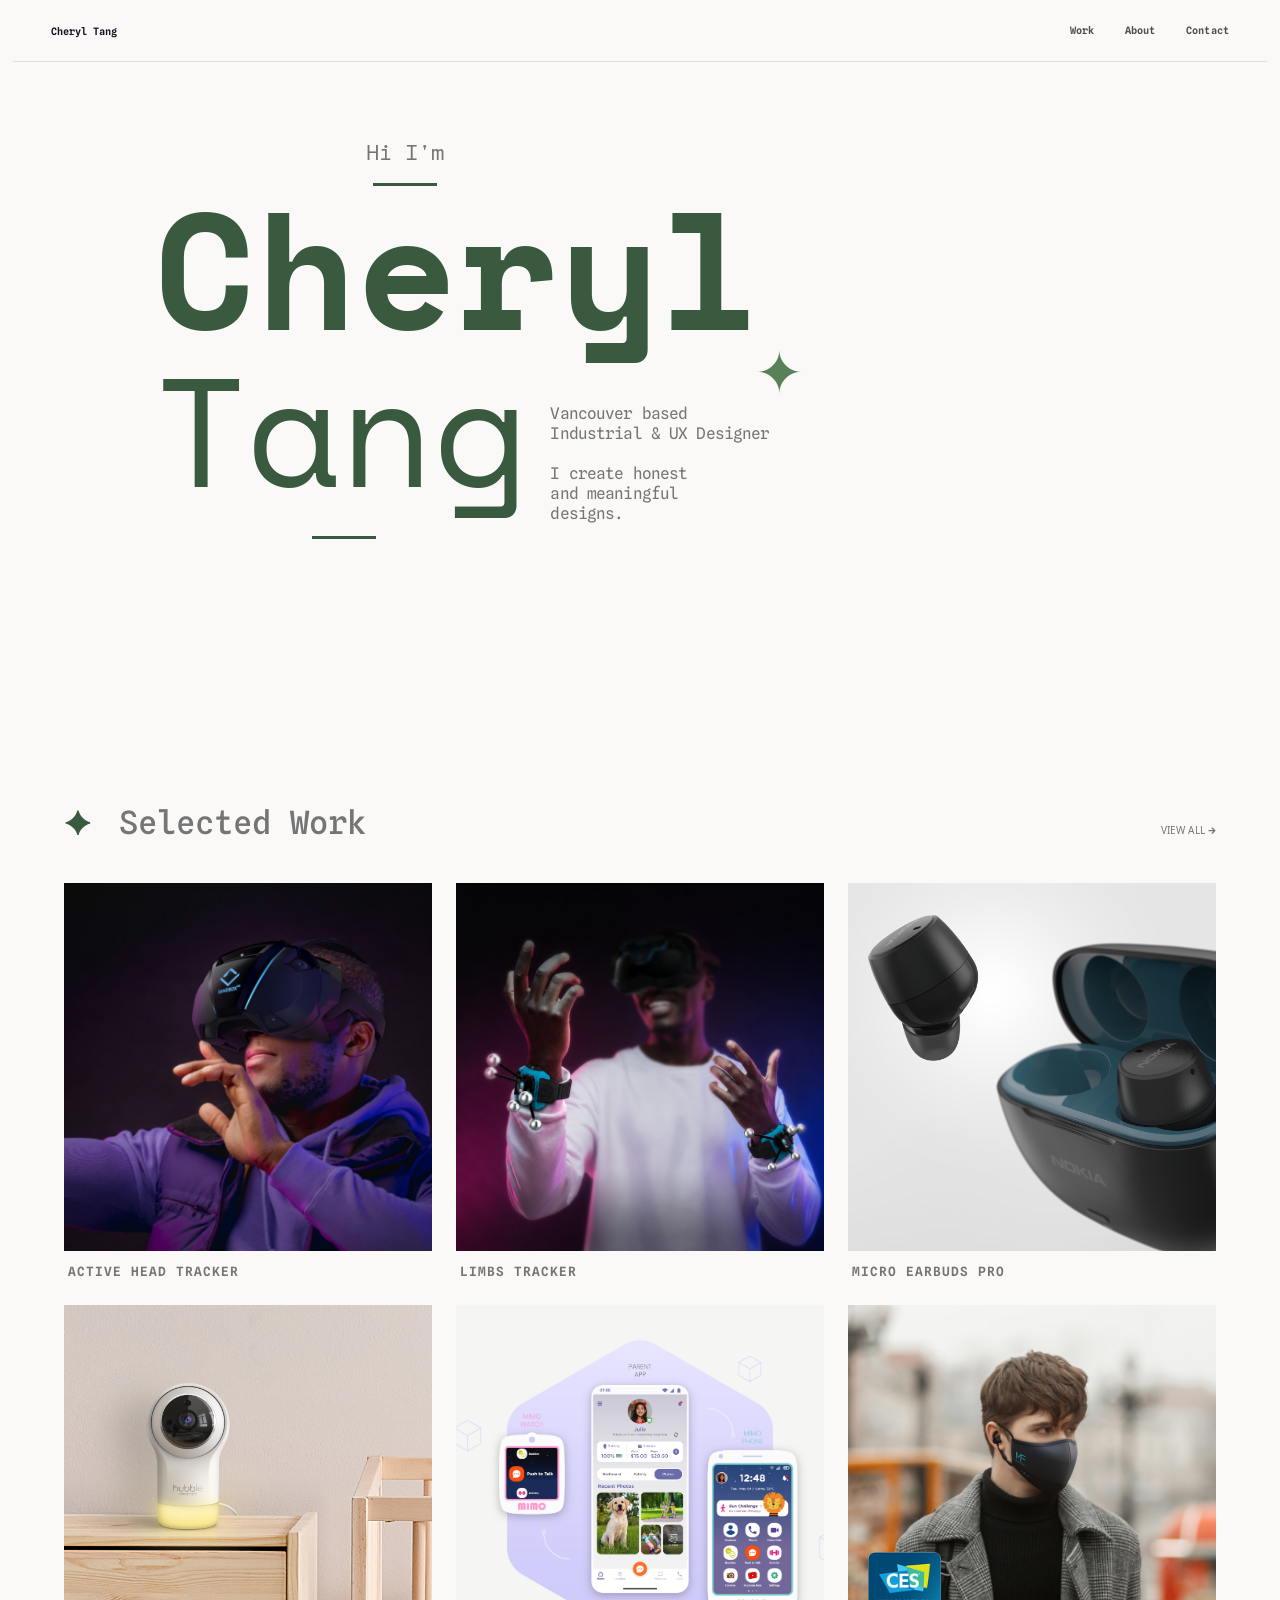
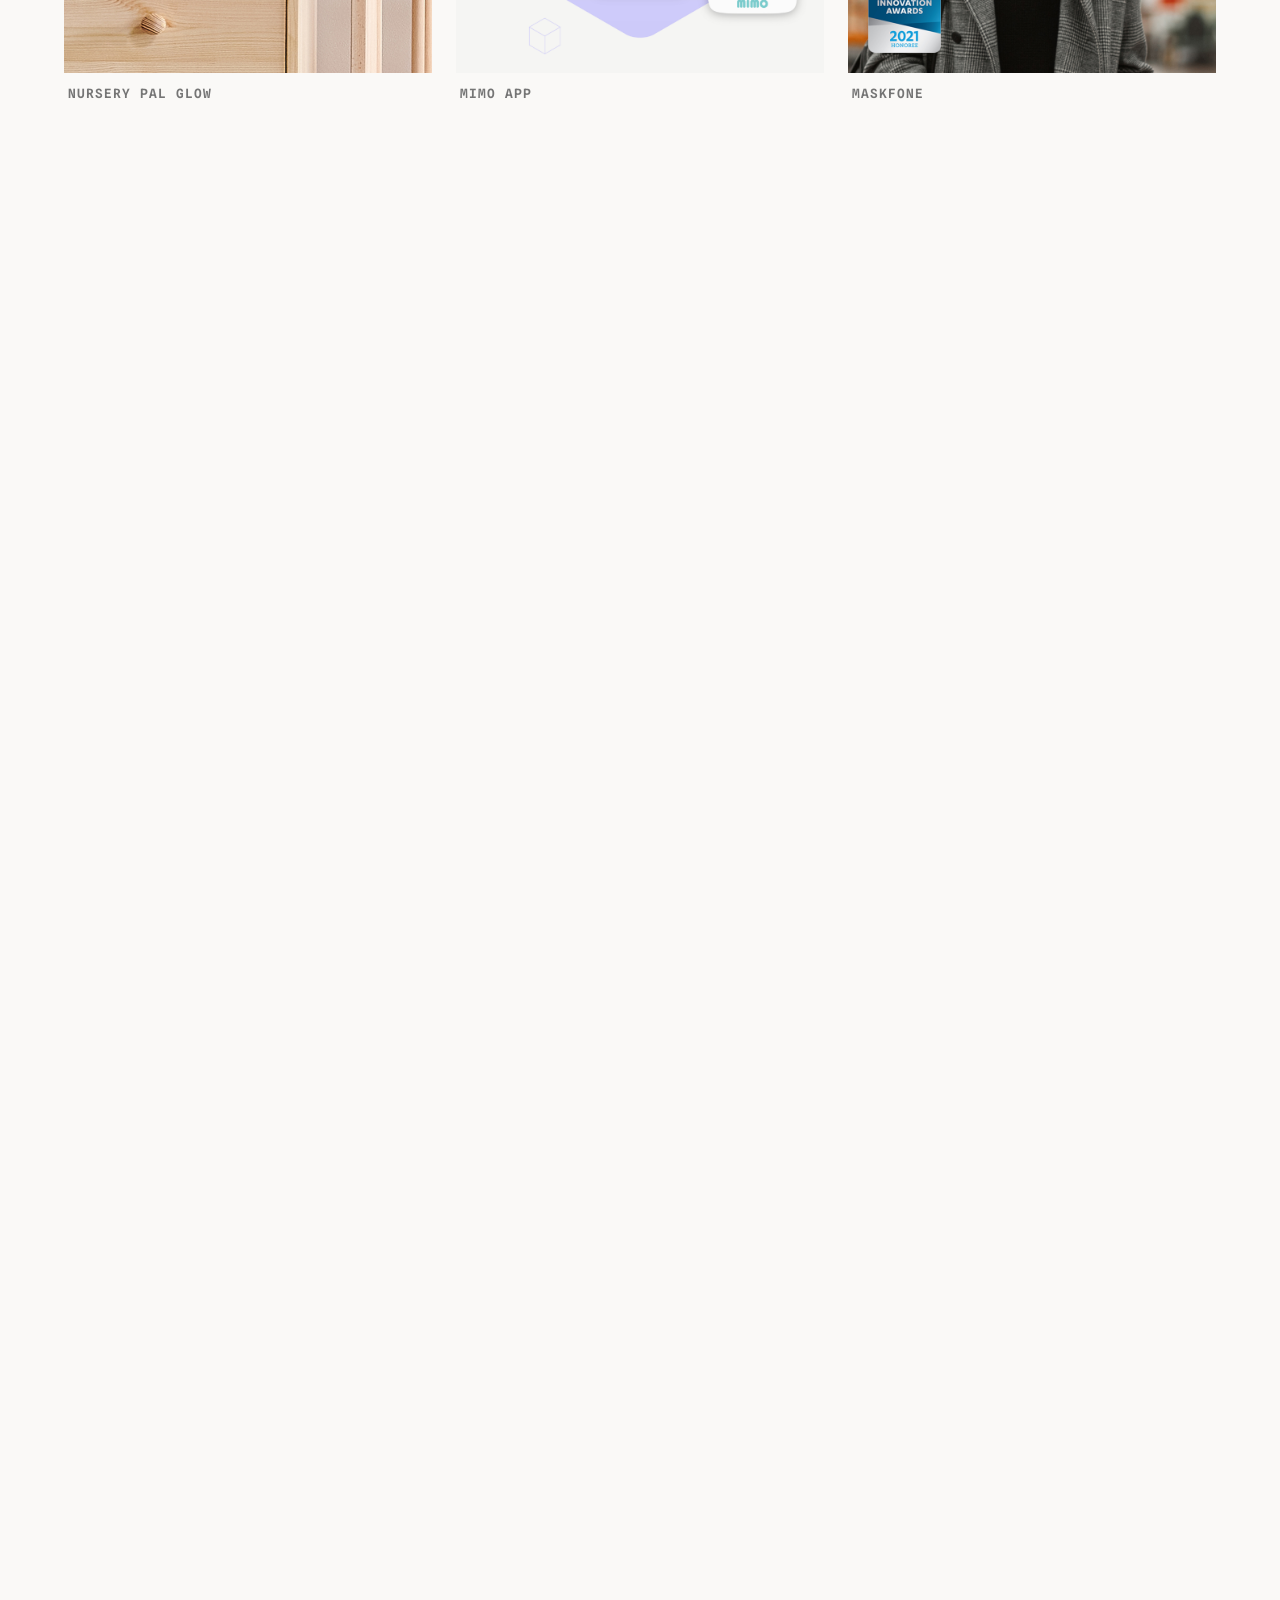
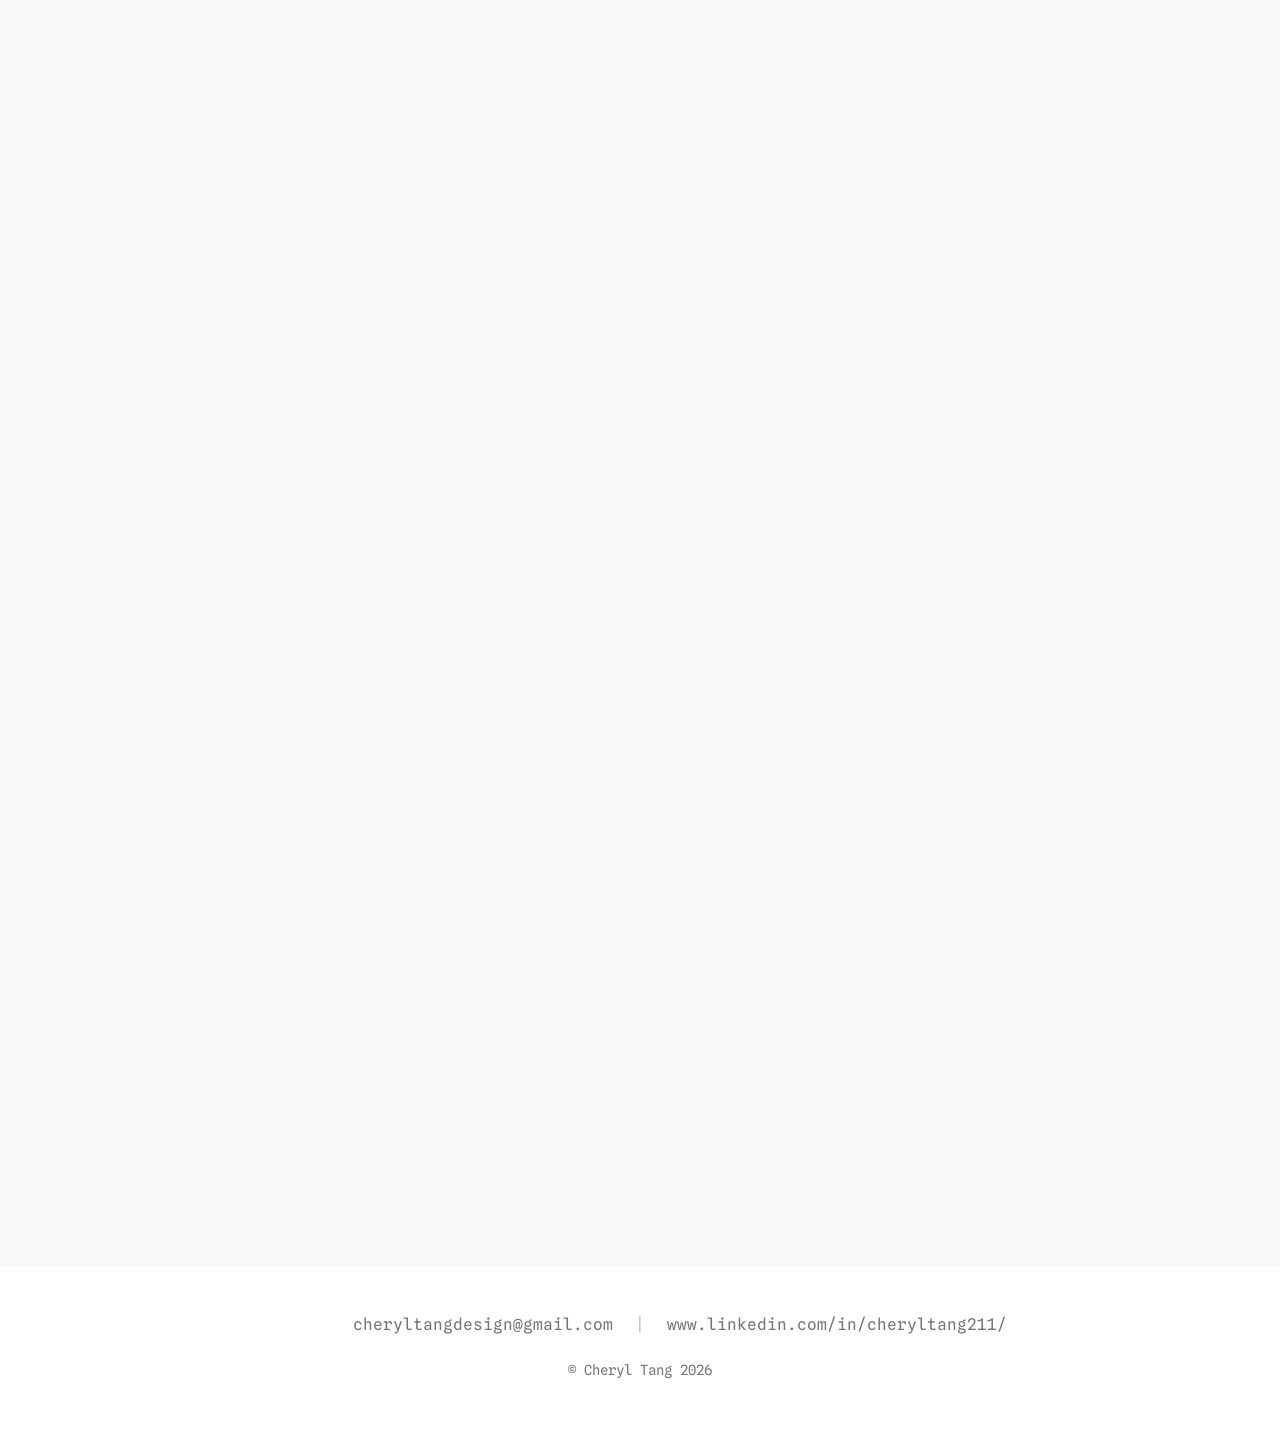
<file: index.html>
<!DOCTYPE html>
<html lang="en">
<head>
  <meta charset="utf-8">
  <meta name="viewport" content="width=device-width, initial-scale=1">
  <title>Cheryl Tang — Industrial Designer</title>
  <link rel="preconnect" href="https://fonts.googleapis.com">
  <link rel="preconnect" href="https://fonts.gstatic.com" crossorigin>
  <link href="https://fonts.googleapis.com/css2?family=Inter:wght@400;500;600&family=Noto+Sans+Symbols+2&family=Space+Mono:wght@400;600&family=Spline+Sans+Mono:wght@300;400;500;600&display=swap" rel="stylesheet">
  <link rel="stylesheet" href="style.css">
  <link rel="icon" type="image/png" href="images/icon-02.png">
</head>
<body>

<header class="header-inner">
  <div class="logo">
     <a href="index.html">Cheryl Tang</a>
  </div>
    <nav>
      <a href="#work">Work</a>
      <a href="#about">About</a>
      <a href="#contact">Contact</a>
   </nav>
</header>

  <main>
    
<!-- HERO -->
<section class="hero">
  <div class="hero-content">

    <div class="hero-intro">
      <span>Hi I'm</span>
      <div class="hero-intro-line"></div>
    </div>

    <div class="hero-name">

      <div class="hero-cheryl">
        <span class="hero-name-bold">Cheryl</span>
      </div>

      <span class="hero-star" aria-hidden="true">✦</span>

      <div class="hero-tang-row">
        <span class="hero-name-light">Tang</span>
      </div>

      <div class="hero-description">
        <p>Vancouver based</p>
        <p>Industrial &amp; UX Designer</p>

        <br>

        <p>I create honest</p>
        <p>and meaningful</p>
        <p>designs.</p>
      </div>

    </div>

    <div class="hero-name-line-bottom"></div>

  </div>
</section>

<!-- WORK -->
<section id="work" class="container">
    <div class="section-title">
        <h2><span class="star">✦</span> Selected Work</h2>
        <a href="work.html">VIEW ALL 🡲</a>
    </div>
    <div class="work-grid">
        <a class="project" href="sandbox-vr-active-head-tracker.html">
            <div class="media--1x1"><img src="images/01 ATH/ATH_icon.jpg" alt="Sandbox VR Active Head Tracker"></div>
            <h3>Active Head Tracker</h3>
        </a>
        <a class="project" href="sandbox-vr-limbs-tracker.html">
            <div class="media--1x1"><img src="images/02 strap 2.5/strap 2.5_icon.png" alt="Sandbox VR mounted limb trackers"></div>
            <h3>Limbs Tracker</h3>
        </a>
        <a class="project" href="nokia-micro-earbuds-pro.html">
            <div class="media--1x1"><img src="images/03 TWS521/TWS521_icon.png" alt="Nokia TWS521 true wireless earbuds and charging case"></div>
            <h3>Micro Earbuds Pro</h3>
        </a>
        <a class="project" href="hubble-nursery-pal-glow.html">
            <div class="media--1x1"><img src="images/04 F90/F90_icon.jpg" alt="Hubble Nursery Pal Glow camera on a dresser beside a cot"></div>
            <h3>Nursery Pal Glow</h3>
        </a>
        <a class="project" href="hubble-mimo-app.html">
            <div class="media--1x1"><img src="images/05 MIMO/mimo_icon.jpg" alt="Mimo watch, parent app, and phone"></div>
            <h3>Mimo App</h3>
        </a>
        <a class="project" href="hubble-maskfone.html">
            <div class="media--1x1"><img src="images/06 MaskFone/maskfone_icon.jpg" alt="MaskFone worn on the street, CES Innovation Award 2021 honoree"></div>
            <h3>MaskFone</h3>
        </a>
    </div>
</section>
    
<!-- ABOUT -->
<section id="about" class="container">
    <div class="section-title">
        <h2><span class="star">✦</span> About</h2>
    </div>

  <div class="about">
    <div class="media--1x1"><img src="images/Portrait 1.jpg" alt="Portrait of Cheryl Tang" loading="lazy"></div>

    <div>
      <p><strong>Hi, I'm Cheryl.</strong></p>
      <br>
      <p>An industrial designer based in Vancouver.</p>
      <br>
      <p>I began my career designing consumer electronics and gaming products in Hong Kong and Vancouver, working on a range of projects including VR controllers and accessories, portable audio devices, and baby monitors. These experiences shaped my foundation in taking ideas from early concept development through to production.</p>
      <br>
      <p>I have always been passionate about exploring how materials and mechanisms can enhance user experience, often incorporating elements such as magnets, fabrics, and different plastics to create functional and engaging interactions.</p>
      <br>
      <p>Working across industrial design, UX/UI, and branding has shaped my approach to product development. I believe great products are more than well-designed objects, they are thoughtful experiences that connect user needs with business goals and brand identity.</p>
      <br>
      <p>The <strong>endless possibilities</strong> for creating and transforming everyday objects inspire me to stay proactive in an ever-evolving world. I strive to design products that are not only aesthetically appealing and practicable, but also make a positive contribution to people's lives.</p>
      <br>
      <p>- This is my key aspiration as a designer.</p>
    </div>
  </div>
</section>

<!-- EXPERIENCE -->
<section class="container">
    <div class="section-title">
        <h2><span class="star">✦</span> Experience</h2>
    </div>

  <div class="timeline">
    <div class="job">
      <div>2022 – 2026</div>
      <div><strong>Sandbox VR</strong><br>Vancouver & Hong Kong</div>
      <div>Industrial & UX Designer</div>
    </div>

    <div class="job">
      <div>2019 – 2022</div>
      <div><strong>Binatone</strong><br>Hong Kong</div>
      <div>Industrial Designer</div>
    </div>

    <div class="job">
      <div>2018</div>
      <div><strong>Holland & Barrett</strong><br>London</div>
      <div>UX Design Consultant</div>
    </div>
    
    <div class="job">
      <div>2017</div>
      <div><strong>Gear Atelier Limited</strong><br>Hong Kong</div>
      <div>Design Intern</div>
    </div>
  </div>
</section>

<!-- BRANDS -->
<section id="brands" class="container">
    <div class="section-title">
        <h2><span class="star">✦</span> Clients</h2>
    </div>

   <div class="brands">
    <!-- Left -->
    <div class="brands-image media--16x9">
        <img src="images/about-01.png" alt="Brands I've worked with">
    </div>

    <!-- Right -->
    <div class="brands-content">
        <p>I’ve had the opportunity to work with global consumer brands across the full product development process, from user research and rapid concept ideation through to detailed engineering, cost optimisation and production.</p>
        <br>
        <p>My experience spans wearables, smart home, consumer electronics and immersive entertainment, combining user-centred research, concept development, CAD modelling, prototyping and design refinement. I work at the intersection of user needs, technical constraints and commercial requirements, developing products that balance usability, aesthetics and production feasibility.</p>
        <br>
        <p>Working closely with multidisciplinary teams and engineering partners in China and Taiwan, I focus on design for manufacture and hands-on collaboration, ensuring ideas are translated into well-resolved, production-ready products.</p>
    </div>
  </div>
</section>

<!-- CONTACT -->
<section id="contact" class="container contact">
    <div class="section-title">
        <h2><span class="star">✦</span> Contact</h2>
    </div>
  
    <div class="contact-content">
        <div>
          <p>LinkedIn</p>
          <a href="https://www.linkedin.com/in/cheryltang211/" target="_blank" rel="noopener">www.linkedin.com/in/cheryltang211/</a>
        </div>
        <div>
          <p>Email</p>
          <a href="mailto:cheryltangdesign@gmail.com">cheryltangdesign@gmail.com</a>
        </div>
        <div>
          <p>Location</p>
          <p>Vancouver, BC</p>
        </div>
    </div>
</section>

</main>

<!-- FOOTER -->
  <footer class="site-footer">
    <div class="site-footer__inner">
      <p class="site-footer__links">
        <a href="mailto:cheryltangdesign@gmail.com">cheryltangdesign@gmail.com</a>
        <span class="site-footer__sep" aria-hidden="true">|</span>
        <a href="https://www.linkedin.com/in/cheryltang211/" target="_blank" rel="noopener">www.linkedin.com/in/cheryltang211/</a>
      </p>
      <p class="site-footer__copy">&copy; Cheryl Tang 2026</p>
    </div>
  </footer>

  <script src="main.js"></script>
</body>
</html>
</file>
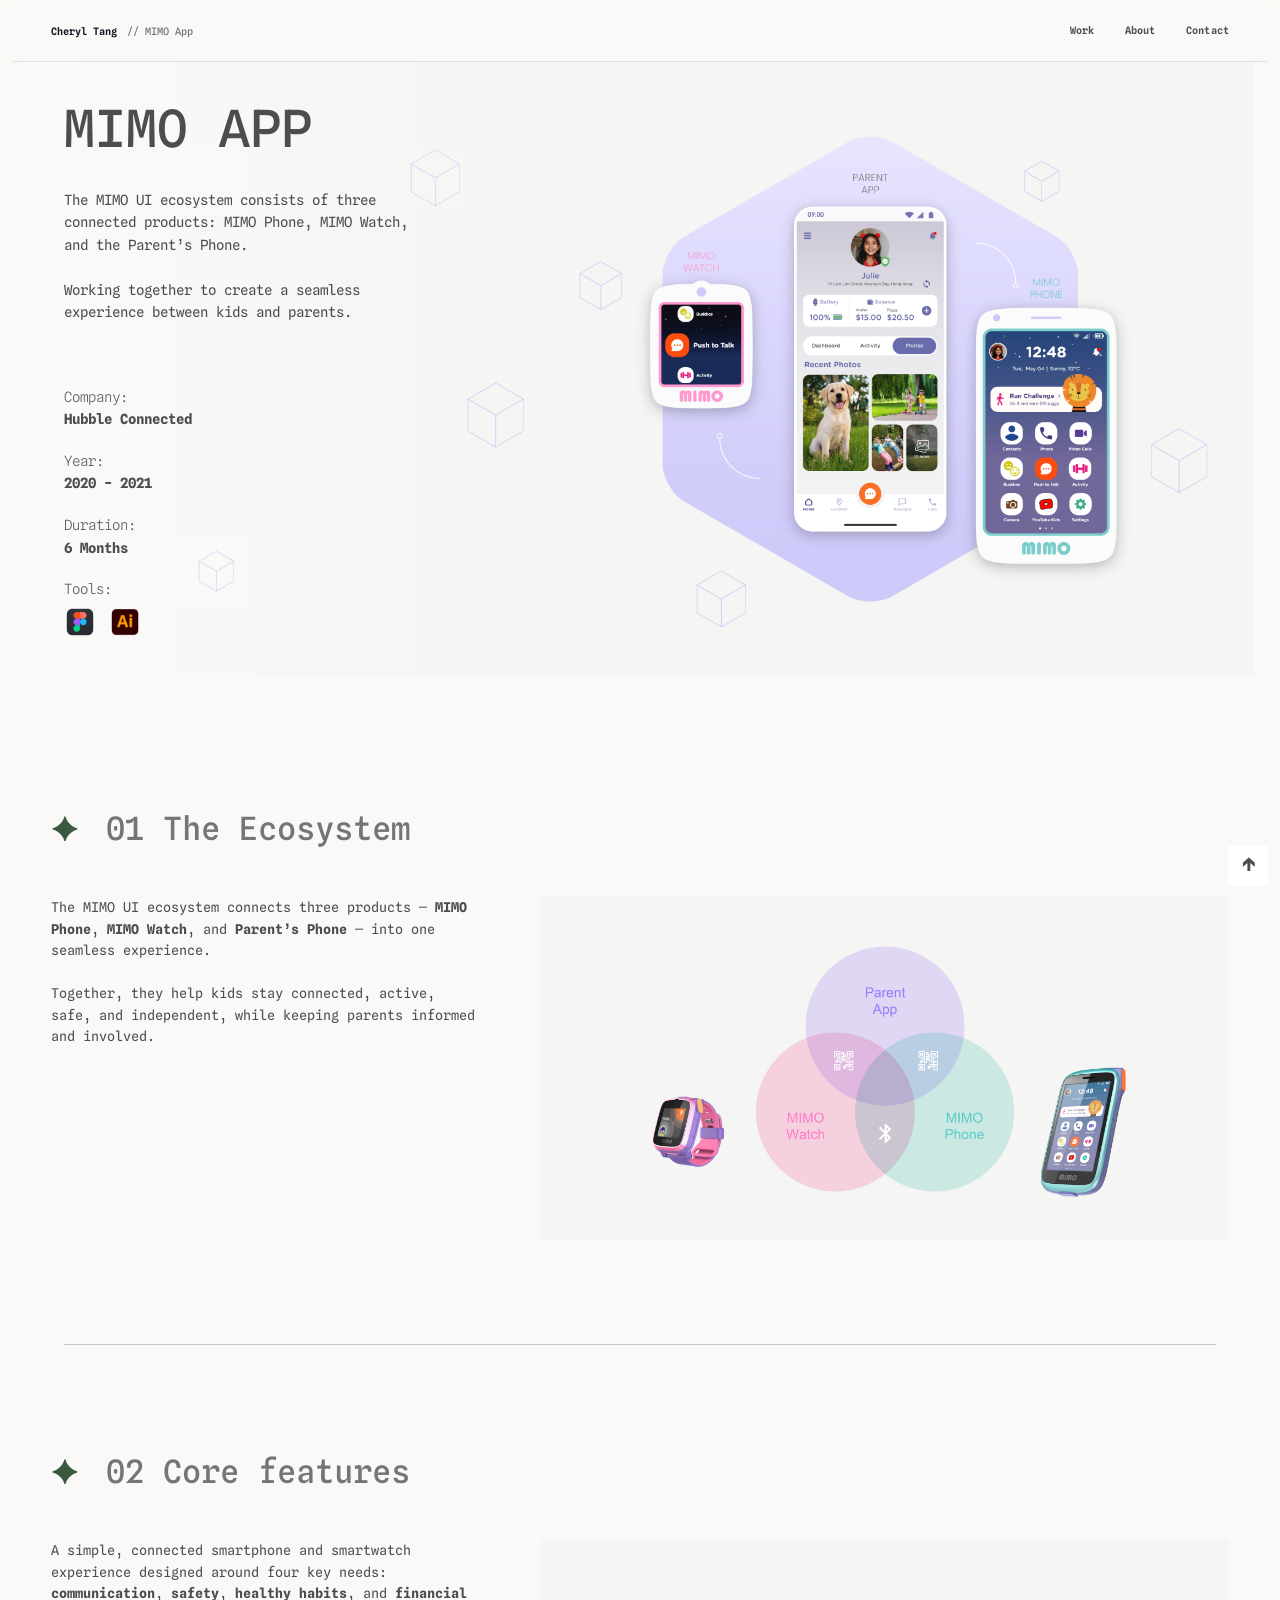
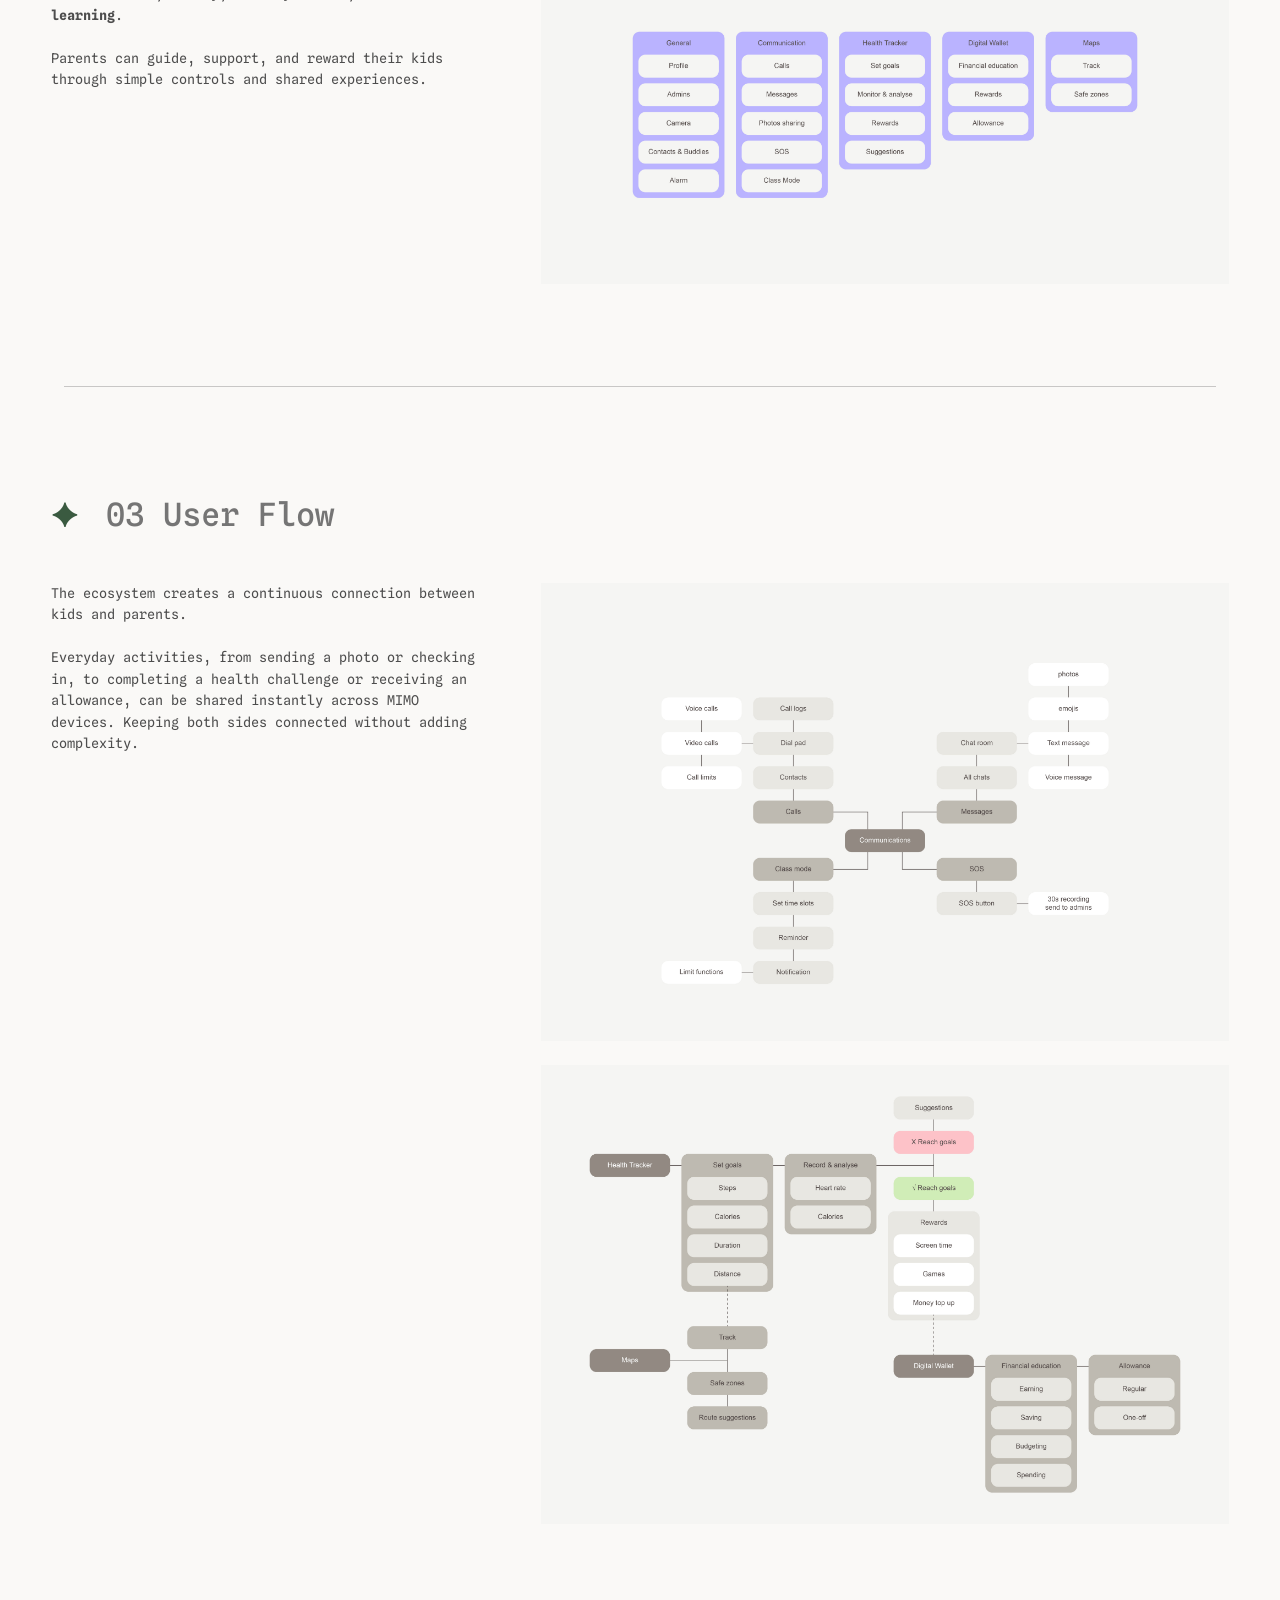
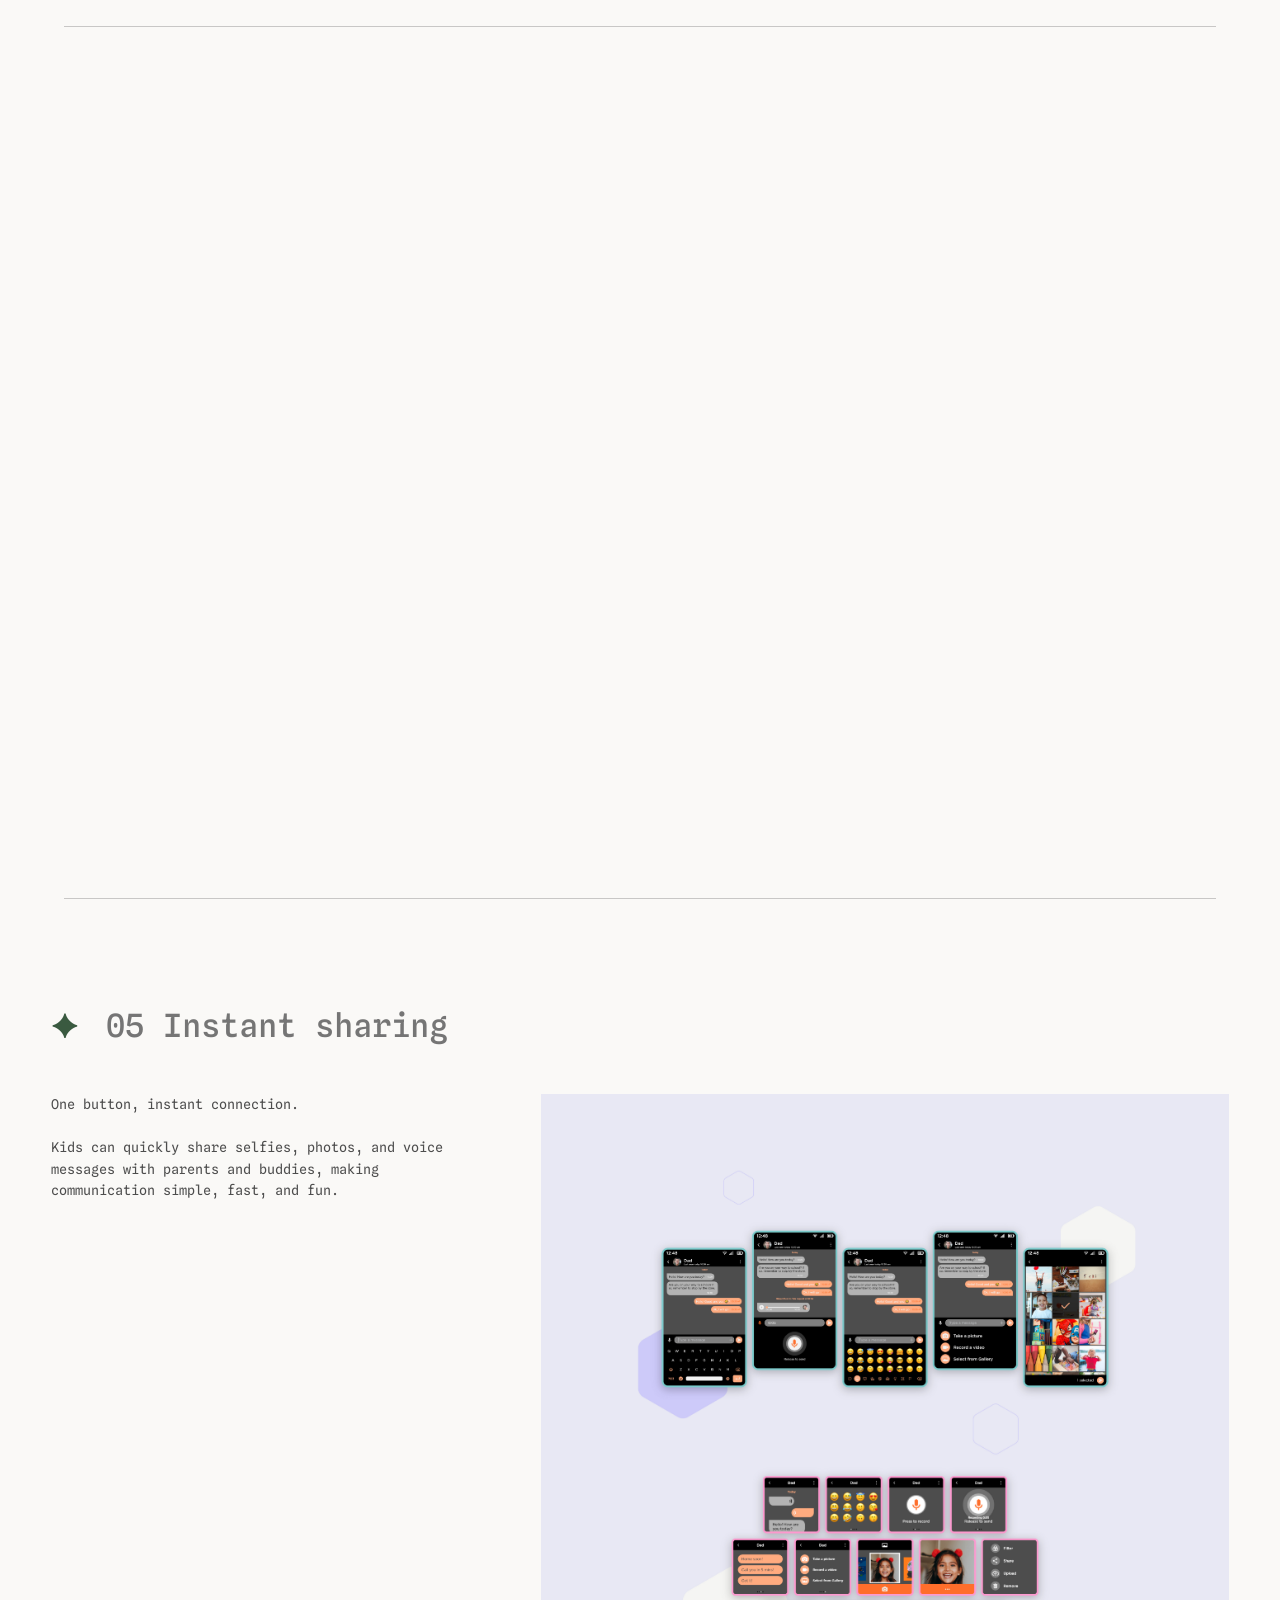
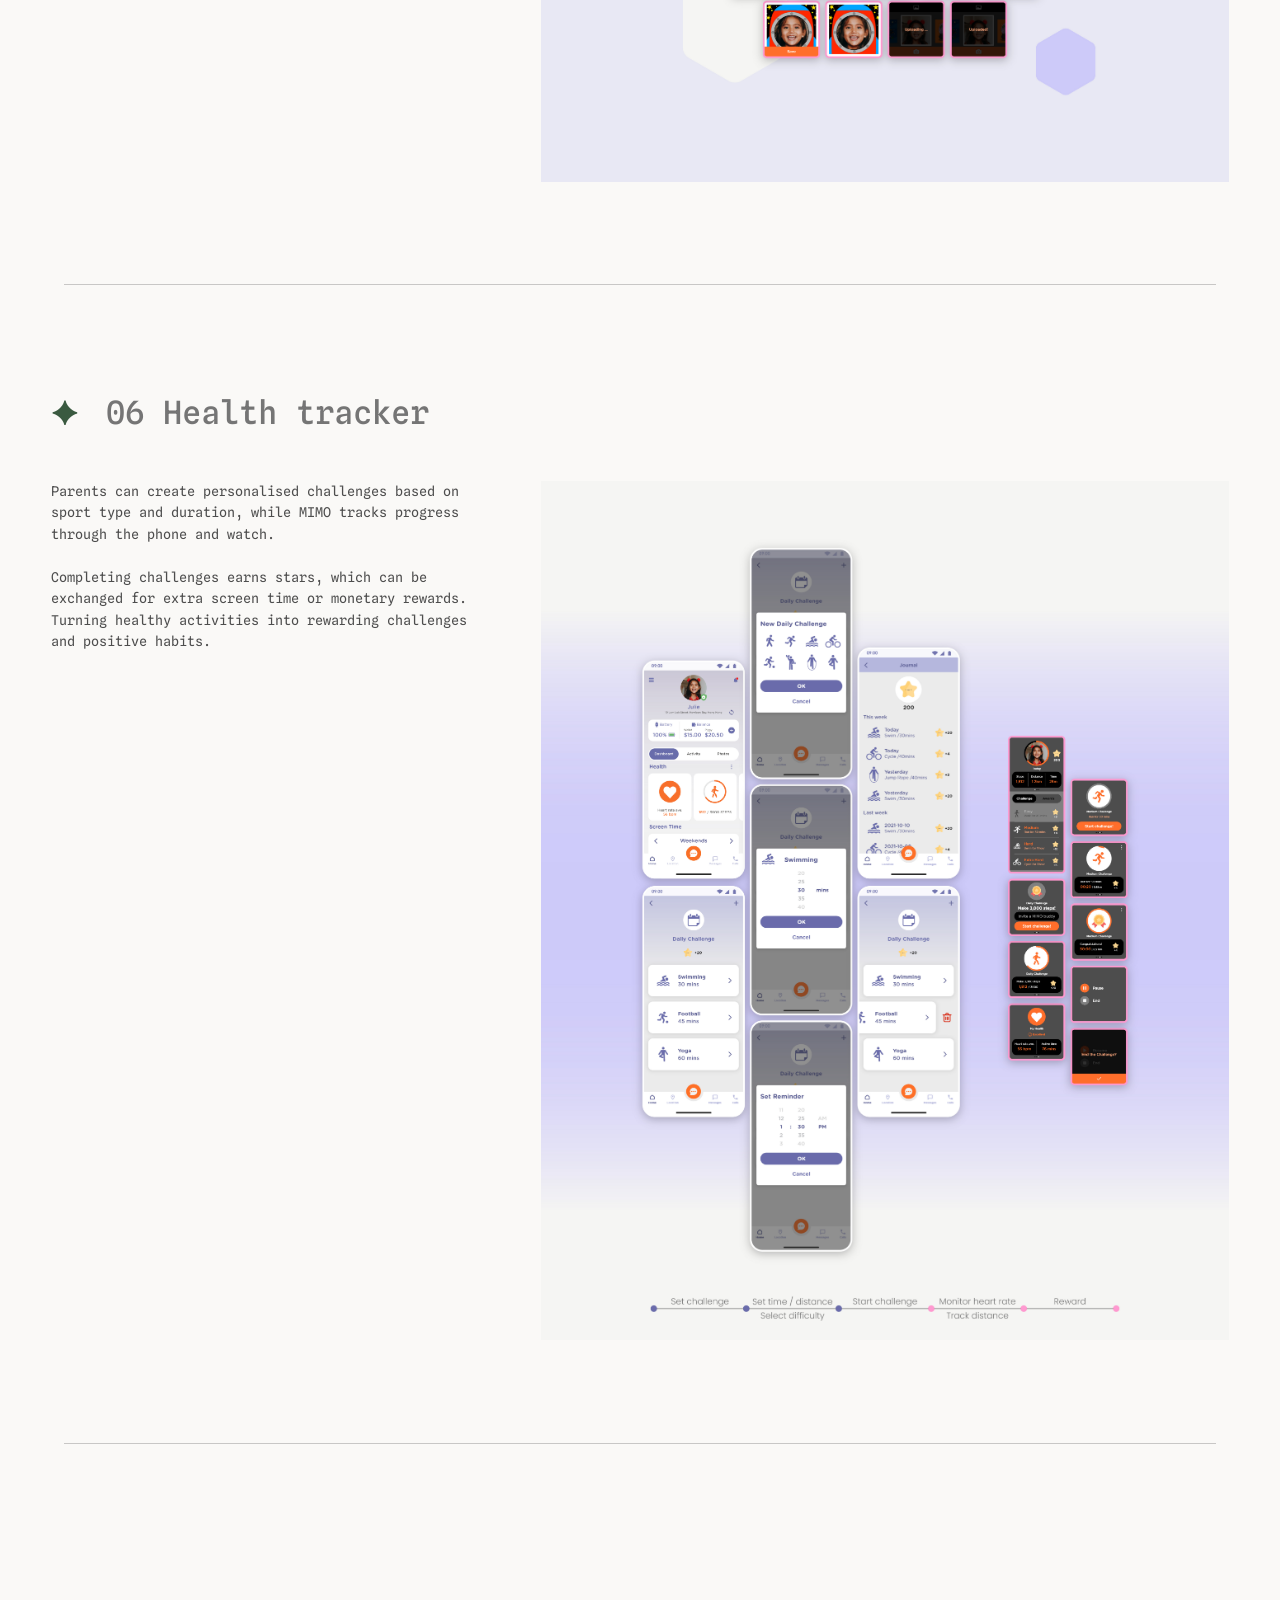
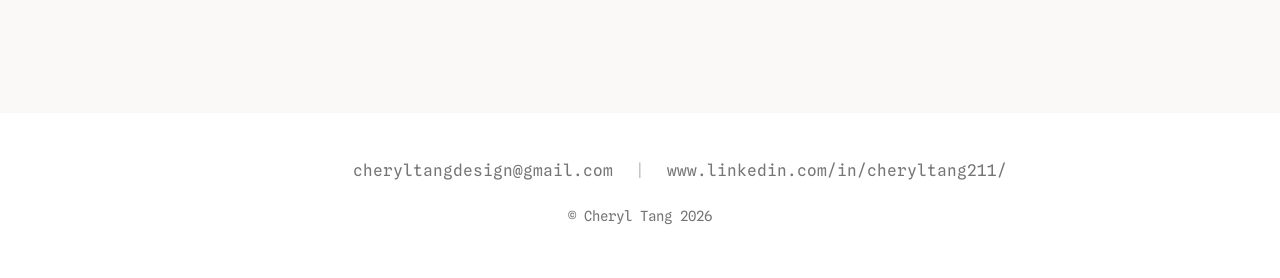
<file: hubble-mimo-app.html>
<!DOCTYPE html>
<html lang="en">
<head>
  <meta charset="utf-8">
  <meta name="viewport" content="width=device-width, initial-scale=1">
  <title>Hubble — MIMO App | Cheryl Tang</title>
  <meta name="description" content="A connected app ecosystem for children and parents, spanning a phone, watch, and parent app.">
  <link rel="preconnect" href="https://fonts.googleapis.com">
  <link rel="preconnect" href="https://fonts.gstatic.com" crossorigin>
  <link href="https://fonts.googleapis.com/css2?family=Inter:wght@400;500;600&family=Noto+Sans+Symbols+2&family=Spline+Sans+Mono:wght@300;400;500;600&display=swap" rel="stylesheet">
  <link rel="stylesheet" href="style.css">
  <link rel="icon" type="image/png" href="images/icon-02.png">
</head>
<body id="top">

<header class="header-inner">
  <div class="logo">
     <a href="index.html">Cheryl Tang</a><span class="logo-project"> // MIMO App</span>
  </div>
    <nav>
      <a href="work.html">Work</a>
      <a href="index.html#about">About</a>
      <a href="index.html#contact">Contact</a>
   </nav>
</header>

  <main class="project-page">


<!-- PROJECT HERO -->

<section class="project-hero">
  <img src="images/05 MIMO/mimo_banner.jpg" alt="Mimo watch, parent app, and children’s phone">
  <div class="project-hero-content">
    <h1>MIMO App</h1>
    <p class="project-hero-description">The MIMO UI ecosystem consists of three connected products: MIMO Phone, MIMO Watch, and the Parent’s Phone.<br>
      <br>Working together to create a seamless experience between kids and parents.</p>
  </div>
  
    <div class="project-hero-meta">
        <p>Company:<br>
        <strong>Hubble Connected</strong></p>
        <p>Year:<br>
        <strong>2020 - 2021</strong></p>
        <p>Duration:<br>
        <strong>6 Months</strong></p>
        <p>Tools:<br>
        <span class="tool-box">
          <a class="tool"><img src="tools/figma.png" alt="Figma"></a>
          <a class="tool"><img src="images/tools/Adobe-AI.png" alt="Illustrator"></a>
        </span>
        </p>
    </div>  
</section>

    
<!-- 01 ECOSYSTEM -->

<section class="project-container">
    <div class="project-section-title">
        <h2><span class="star">✦</span> 01 The Ecosystem</h2>
    </div>
    <div class="project-section">
      <div class="project-section-text">
            <p>The MIMO UI ecosystem connects three products — <strong>MIMO Phone</strong>, <strong>MIMO Watch</strong>, and <strong>Parent’s Phone</strong> — into one seamless experience.<br>
            <br>Together, they help kids stay connected, active, safe, and independent, while keeping parents informed and involved.</p>
      </div> 
      <div class="project-section-media">
         <img src="images/05 MIMO/20211115_MIMO UI-02 eco.jpg" alt="Diagram showing the connected Mimo watch, parent app, and Mimo phone" loading="lazy">
      </div>
    </div> 
</section>

<div class="project-section-divider"></div>

<!-- 02 CORE -->

<section class="project-container">
    <div class="project-section-title">
        <h2><span class="star">✦</span> 02 Core features</h2>
    </div>
    <div class="project-section">
      <div class="project-section-text">
            <p>A simple, connected smartphone and smartwatch experience designed around four key needs: <strong>communication</strong>, <strong>safety</strong>, <strong>healthy habits</strong>, and <strong>financial learning</strong>.<br>
            <br>Parents can guide, support, and reward their kids through simple controls and shared experiences.</p>
      </div>
      <div class="project-section-media">
         <img src="images/05 MIMO/20211115_MIMO UI-03 core features.jpg" alt="Mimo app core feature architecture" loading="lazy">
      </div>
    </div>
</section>
    
<div class="project-section-divider"></div>
    
<!-- 03 USER FLOW -->

<section class="project-container">
    <div class="project-section-title">
        <h2><span class="star">✦</span> 03 User Flow</h2>
    </div>
    <div class="project-section">
      <div class="project-section-text">
            <p>The ecosystem creates a continuous connection between kids and parents.<br>
            <br>Everyday activities, from sending a photo or checking in, to completing a health challenge or receiving an allowance, can be shared instantly across MIMO devices. Keeping both sides connected without adding complexity.</p>
      </div>
      <div class="project-section-media">
         <img src="images/05 MIMO/20211115_MIMO UI-05 flow.jpg" alt="Health tracker, maps, rewards, and wallet user flow" loading="lazy">
         <img src="images/05 MIMO/20211115_MIMO UI-04 flow.jpg" alt="Communications and safety user flow" loading="lazy">
      </div>
    </div>
</section>

<div class="project-section-divider"></div>   

<!-- 04 NAV -->

<section class="project-container">
    <div class="project-section-title">
        <h2><span class="star">✦</span> 04 Navigation</h2>
    </div>
    <div class="project-section">
        <div class="project-section-text">
            <p>A clear, playful, and intuitive interface designed for kids.<br>
            <br>Consistent interactions across MIMO devices make everyday tasks simple, while giving parents quick access to the information that matters.</p>
        </div>
        <div class="project-section-media">
            <img src="images/05 MIMO/20211115_MIMO UI-06 main.jpg" alt="Navigation screens across the Mimo watch, parent app, and phone" loading="lazy">
        </div>
    </div>
</section>    

<div class="project-section-divider"></div>

<!-- 05 INSTANT SHARING -->

<section class="project-container">
    <div class="project-section-title">
        <h2><span class="star">✦</span> 05 Instant sharing</h2>
    </div>
    <div class="project-section">
      <div class="project-section-text">
            <p>One button, instant connection.<br>
            <br>Kids can quickly share selfies, photos, and voice messages with parents and buddies, making communication simple, fast, and fun.</p>
      </div>
          <div class="project-section-media">
             <img src="images/05 MIMO/20211115_MIMO UI-10 share.jpg" alt="Messaging, voice note, emoji, photo, and camera sharing interfaces" loading="lazy">
          </div> 
      </div>
    </div>  
</section>

<div class="project-section-divider"></div>

<!-- 06 HEALTH TRACKER -->

<section class="project-container">
    <div class="project-section-title">
        <h2><span class="star">✦</span> 06 Health tracker</h2>
    </div>
    <div class="project-section">
      <div class="project-section-text">
            <p>Parents can create personalised challenges based on sport type and duration, while MIMO tracks progress through the phone and watch.<br>
            <br>Completing challenges earns stars, which can be exchanged for extra screen time or monetary rewards. Turning healthy activities into rewarding challenges and positive habits.</p>
      </div>
          <div class="project-section-media">
             <img src="images/05 MIMO/20211115_MIMO UI-07 activity.jpg" alt="Health challenge journey across the parent app and watch" loading="lazy">
          </div> 
      </div>
    </div>  
</section>

<div class="project-section-divider"></div>

<!-- 07 WALLET -->

<section class="project-container">
    <div class="project-section-title">
        <h2><span class="star">✦</span> 07 Digital wallet</h2>
    </div>
    <div class="project-section">
      <div class="project-section-text">
            <p>MIMO introduces kids to the basics of <strong>earning</strong>, <strong>saving</strong>, <strong>budgeting</strong>, and <strong>spending</strong> through a simple digital wallet, helping them develop financial independence from an early age.</p>
      </div>
          <div class="project-section-media">
             <img src="images/05 MIMO/20211115_MIMO UI-08 wallet.jpg" alt="Digital wallet interfaces for earning, saving, budgeting, and spending" loading="lazy">
          </div> 
      </div>
    </div>  
</section>

<div class="project-section-divider"></div>

<!-- 08 MODES -->

<section class="project-container">
    <div class="project-section-title">
        <h2><span class="star">✦</span> 08 Final Design</h2>
    </div>
    <div class="project-section-media">
      <div class="project-section-media project-media-grid">
         <figure><img src="images/05 MIMO/20211115_MIMO UI-11 light.jpg" alt="Mimo interface in light mode" loading="lazy"></figure>
         <figure><img src="images/05 MIMO/20211115_MIMO UI-12 dark.jpg" alt="Mimo interface in dark mode" loading="lazy"></figure>
      </div>
    </div>
</section>


<section class="container project-nav-section">
  <div class="project-navigation">
    <a href="hubble-nursery-pal-glow.html">🡰 PREVIOUS</a>
    <a href="hubble-maskfone.html">NEXT 🡲</a>
  </div>
</section>

    
</main>


<a href="#top" class="back-to-top" aria-label="Back to top" >🡱</a>

<!-- FOOTER -->

  <footer class="site-footer">
    <div class="site-footer__inner">
      <p class="site-footer__links">
        <a href="mailto:cheryltangdesign@gmail.com">cheryltangdesign@gmail.com</a>
        <span class="site-footer__sep" aria-hidden="true">|</span>
        <a href="https://www.linkedin.com/in/cheryltang211/" target="_blank" rel="noopener">www.linkedin.com/in/cheryltang211/</a>
      </p>
      <p class="site-footer__copy">&copy; Cheryl Tang 2026</p>
    </div>
  </footer>

<script src="main.js"></script>
</body>
</html>
</file>
<file: style.css>
/* =========================================================
   Cheryl Tang — portfolio
   ========================================================= */

:root {
  /* Colours */
  --bg: #faf9f7;
  --white: #ffffff;
  --grey-dark: #2b2b2b;
  --grey: #4d4d4d;
  --grey-light: #757575;
  --dark: #161221;
  --green-deep: #27391c;
  --green: #3a5a40;
  --green-light: #588157;
  --rule: #1a1a1a;
   
  /* Typography */
  --font-display: "Space Mono", monospace;
  --font-sans: "Spline Sans Mono", monospace;

  --hero: clamp(48px, 8vw, 120px);
  --h1: clamp(28px, 4vw, 60px);
  --h2: clamp(22px, 2.5vw, 36px);
  --h3: clamp(16px, 2vw, 28px);

  --body: clamp(12px, 1.05vw, 16px);
  --small: clamp(10px, 1vw, 14px);
  --nav: clamp(10px, .8vw, 16px);
   
  /* Width */
  --container: 1280px;
  --gutter: clamp(16px, 4vw, 56px);
   
  /* Spacing */
  --section: clamp(70px, 8vw, 120px);
  --gap: clamp(16px, 2vw, 24px);
}

  *{ box-sizing:border-box; margin:0; padding:0; }

   html{ scroll-behavior:smooth; }

   body{
   font-family: var(--font-sans);
   font-size: var(--body);
   line-height: 1.55;
   color: var(--grey);
   background: var(--bg);
   -webkit-font-smoothing: antialiased;
   }
   
   img{ display:block; width:100%; }

   /* Container */
   .container{ width:min(var(--container),90%); margin:auto; }
   section{ padding-top: var(--section); padding-bottom: var(--section); }

   /* Nav */
   header {
     position: sticky;
     top: 0;
     z-index: 1000;
     height: clamp(48px, 5vw, 62px);
     display: flex;
     justify-content: space-between;
     align-items: center;
     width: 100%;
     padding: 0 clamp(10px, 4vw, 56px);
     background: rgba(250, 249, 247, 0.9);
     backdrop-filter: blur(12px);
     -webkit-backdrop-filter: blur(12px); }

   header::after {
     content: "";
     position: absolute;
     bottom: 0;
     left: 1%;
     width: 98%;
     height: 1px;
     background: rgba(0, 0, 0, 0.1); }

   nav{
      display: flex;
      align-items: center;
      gap: clamp(12px, 2.4vw, 36px);
      flex-shrink: 0; }
   nav a{
      text-decoration: none;
      color: var(--grey);
      font-size: var(--nav);
      font-weight: 600;
      letter-spacing: 0.01em;
      white-space: nowrap;
      transition: .2s;   }
   nav a:hover{ color: var(--green); }

   .logo {
     display: flex;
     align-items: center;
     font-size: var(--nav);
     font-weight: 600;
     line-height: 1; }
   
   .logo a,
   .logo a:visited,
   .logo a:active { color: var(--dark); text-decoration: none; }
   
   .logo-project {
      margin-left: clamp(5px, .8vw, 12px);
      color: var(--grey-light);
      font-size: var(--nav);
      font-weight: 500;
      white-space: nowrap; }
   
   .logo a:hover { color: var(--green); }


/* =========================================================
   HERO
   ========================================================= */
.hero {
  width: 100%;
  padding: 0;
  aspect-ratio: 2 / 1;
  container-type: size;
  position: relative;
  overflow: hidden; }

.hero-content {
  position: relative;
  width: 100%;
  height: 100%; }

/* Hi I'm */
.hero-intro {
  position: absolute;
  left: 28.6%;
  top: 12.5%;
  margin: 0;
  font-family: var(--font-display);
  font-size: 3.4cqh;
  line-height: 1;
  color: var(--grey-light);
  text-align: center;

  opacity: 0;
  transform: translateY(15px);
  animation: heroIntroIn 0.8s cubic-bezier(0.22, 1, 0.36, 1) 0.4s forwards; }

.hero-intro-line {
  width: 10cqh;
  height: 0.4cqh;
  margin: 3cqh auto 0;
  background: var(--green); 

  transform: scaleX(0);
  transform-origin: left center;
  animation: heroLineIn 0.7s cubic-bezier(0.16, 1, 0.3, 1) 0.6s forwards; }

/* Name */
.hero-name {
  position: absolute;
  inset: 0;
  font-family: var(--font-display);
  color: var(--green);
  letter-spacing: -0.065em; }

/* Cheryl */
.hero-cheryl {
  position: absolute;
  left: 12%;
  top: 22%;
  display: block; }

.hero-name-bold {
  display: block;
  font-size: 26cqh;
  line-height: 0.78;
  font-weight: 600;

  opacity: 0;
  transform: translateY(105%);
  animation: heroNameReveal 1s cubic-bezier(0.16, 1, 0.3, 1) 1s forwards; }

/* Star */
.hero-star {
  position: absolute;
  left: 59%;
  top: 44%;
  margin: 0;
  font-family: var(--font-sans);
  font-size: 9cqh;
  line-height: 1;
  color: var(--green-light);

  opacity: 0;
  transform: scale(0.2) rotate(-25deg);
  animation: heroStarIn 0.8s cubic-bezier(0.16, 1, 0.3, 1) 2.6s forwards; }

/* Tang */
.hero-tang-row {
  position: absolute;
  left: 12%;
  top: 48%;
  display: block; }

.hero-name-light {
  display: block;
  font-size: 24cqh;
  line-height: 0.78;
  font-weight: 400;

  opacity: 0;
  transform: translateY(105%);
  animation: heroNameReveal 1s cubic-bezier(0.16, 1, 0.3, 1) 1.4s forwards; }

/* Description */
.hero-description {
  position: absolute;
  left: 43%;
  top: 53.5%;
  margin: 0;
  font-family: var(--font-sans);
  font-size: 2.5cqh;
  line-height: 1.25;
  color: var(--grey-light);

  opacity: 0;
  transform: translateY(20px);
  animation: heroDescriptionIn 0.9s cubic-bezier(0.22, 1, 0.36, 1) 2s forwards; }

.hero-description p { margin: 0; }

/* Bottom Line */
.hero-name-line-bottom {
  position: absolute;
  left: 24.4%;
  top: 74%;
  width: 10cqh;
  height: 0.4cqh;
  margin: 0;
  background: var(--green);

  opacity: 0;
  transform: scaleX(0);
  transform-origin: left center;
  animation: heroLineIn 0.8s cubic-bezier(0.16, 1, 0.3, 1) 1.6s forwards; }

/* =========================================================
   HERO KEYFRAMES
   ========================================================= */

@keyframes heroIntroIn {
  from { opacity: 0; transform: translateY(15px); }
  to { opacity: 1; transform: translateY(0); }
}

@keyframes heroNameReveal {
  from { opacity: 0; transform: translateY(30px); }
  to { opacity: 1; transform: translateY(0); }
}

@keyframes heroStarIn {
  from { opacity: 0; transform: scale(0.2) rotate(-30deg); }
  to { opacity: 1; transform: scale(1) rotate(0deg); }
}

@keyframes heroDescriptionIn {
  from { opacity: 0; transform: translateY(20px); }
  to { opacity: 1; transform: translateY(0); }
}

@keyframes heroLineIn {
  from { opacity: 0; transform: scaleX(0); }
  to { opacity: 1; transform: scaleX(1); }
}

/* REDUCED MOTION */

@media (prefers-reduced-motion: reduce) {
  .hero-intro,
  .hero-intro-line,
  .hero-name-bold,
  .hero-star,
  .hero-name-light,
  .hero-description,
  .hero-name-line-bottom { opacity: 1; transform: none; animation: none; }
}


   /* Section Title */
   section:not(.hero) {
      opacity: 0;
      transform: translateY(30px);
      transition:
      opacity 0.8s ease 0.15s,
      transform 0.8s ease 0.15s; }

   section:not(.hero).is-visible {
      opacity: 1;
      transform: translateY(0); }

   .section-title{
      display: flex;
      justify-content: space-between;
      width: 100%;
      text-decoration: none;
      color:var(--grey);
      transition: .2s;
      align-items: baseline;
      margin-bottom: clamp(20px, 3vw, 36px);
      gap: var(--gap); }
  
   .section-title a,
   .section-title a:visited,
   .section-title a:active { color:var(--grey-light); text-decoration:none; }

   .section-title a:hover{ color:var(--green); transition: .2s; }
   .section-title .star{ color: var(--green); margin-right: 8px; }
   .section-title h2 { 
      font-size: var(--h2);
      font-weight: 500;
      line-height: 1.2;
      color: var(--grey-light); }
   .section-title a{ text-decoration:none; color:inherit; }

   /* Portfolio Grid */
   .work-grid{ display:grid; grid-template-columns: repeat(3,1fr); gap: clamp(16px, 2vw, 24px); }
   .project{ display: flex; flex-direction: column; gap: 0px; cursor: pointer; text-decoration: none; color: var(--grey-light); }
   .project:hover { color: var(--green); }
   .project img{ transition:.4s; }
   .project:hover img{ transform: scale(1.04); }
   .project h3{
      font-size: var(--small);
      line-height: 1.4;
      font-weight: 600; 
      letter-spacing:.08em; 
      margin-top: clamp(8px, 1vw, 12px); 
      padding-left: clamp(2px, 0.35vw, 4px); 
      text-transform:uppercase; 
      color: inherit; }

   /* Media Ratio */
   .media--1x1 { aspect-ratio: 1/1; }
   .media--16x9 { aspect-ratio: 16/9; }
   .media--2x1 { aspect-ratio: 2/1; }
   .media--4x3 { aspect-ratio: 4/3; }
   .media--3x4 { aspect-ratio: 3/4; }
   .media--4x5 { aspect-ratio: 4/5; }
   
   .media--1x1,
   .media--16x9,
   .media--2x1,
   .media--4x3,
   .media--3x4,
   .media--4x5 { width: 100%; overflow:hidden; }

   .media--1x1 img,
   .media--16x9 img,
   .media--2x1 img,
   .media--4x3 img,
   .media--3x4 img,
   .media--4x5 img { width: 100%; height: 100%; object-fit: cover; }

   /* About */
   .about{
      display:grid;
      grid-template-columns: 1fr 1.2fr;
      gap: clamp(28px, 5vw, 70px);
      align-items:start; }
   
   .about img{ object-fit: cover; }
   
   .about p{ max-width: 650px; font-size: var(--body); line-height: 1.7; }

   /* Experience */
   .timeline{ display: grid; gap: clamp(16px, 2.5vw, 28px); }
   
   .job{
      display: grid;
      grid-template-columns: 1fr 1.2fr 1fr;
      align-items: center;
      line-height: 1.5;
      gap: clamp(16px, 3vw, 40px);
      padding: clamp(16px, 2vw, 24px);
      border-bottom: 1px solid rgba(0, 0, 0, 0.2); }

   .job div:nth-child(1){ text-align: left; color: var(--grey-light); }
   .job div:nth-child(2){ text-align: left; }
   .job div:nth-child(3){ text-align: right; }

   /* Clients */
   .brands{
      display: grid;
      grid-template-columns: 1.2fr 1fr;
      gap: clamp(28px, 5vw, 70px);
      align-items: center; }

   .brands-content{ max-width: 480px; }
   .brands-content p{ margin: 0; font-size: var(--body); line-height: 1.7; }
   .brands-image{ overflow:hidden; }
   .project img,
   .hero-banner img,
   .brands-image img{
       width: 100%;
       height: 100%;
       object-fit: cover; }
   
   /* Contact */
   .contact{
       display: grid;
       grid-template-columns: 1.2fr 1fr;
       gap: clamp(28px, 5vw, 70px);
       align-items: start; }
   .contact-content{ grid-column: 2; max-width: 480px; }
   .contact-content > div{ margin-bottom: clamp(14px, 1.5vw, 20px);; }
   .contact-content p{ margin: 0; font-size: var(--body); line-height: 1.7; }
   
   .contact-content p:first-child{
       font-weight:600;
       color:var(--grey);
       margin-bottom:2px; }
   
   .contact-content a{
       text-decoration:none;
       color:var(--grey-dark);
       font-size: var(--body);
       line-height: 1.7;
       transition: .2s; }
   
   .contact-content a:hover{ color:var(--green); }

/* ALL WORKS */
   .work-page { padding-top: 40px; padding-bottom: 140px; }


/* =========================================================
   PROJECT DETAIL PAGE
========================================================= */

/* Project Hero */
.project-hero {
  --hero-text: var(--grey);
  display: flex;
  align-items: flex-start;
  justify-content: center;
  position: relative;
  width: 100vw;
  height: auto;
  aspect-ratio: 2/1;
  margin-top: 0;
  margin-left: calc(50% - 50vw);
  padding: 0;
  overflow: hidden;
  container-type: size; }

.project-hero--light {--hero-text: var(--bg); }

.project-hero-content,
.project-hero-content h1,
.project-hero-description,
.project-hero-meta,
.project-hero-meta p { color: var(--hero-text); }

.project-hero > img {
  display: block;
  width: 96%;
  height: auto; 
  object-fit: contain;
  object-position: center; }

/* Project hero title + description */
.project-hero-content {
  position: absolute;
  left: 10cqh;
  top: 4cqh;
  width: min(420px, 40%);
  z-index: 2; }

.project-hero-content h1 {
  white-space: nowrap;
  font-size: 8cqh;
  line-height: 1.6;
  font-weight: 500;
  margin-bottom: 3cqh;
  color: inherit; 
  text-transform: uppercase; }

.project-hero-description {
  font-size: 2.2cqh;
  font-weight: 400;
  line-height: 1.6;
  width: 55cqh;
  color: inherit; }

/* Hero metadata */
.project-hero-meta {
  position: absolute;
  left: 10cqh;
  bottom: 10cqh;
  z-index: 3;
  display: flex;
  gap: 3cqh;
  flex-direction: column;
  align-items: flex-start;
  color: inherit; }

.project-hero-meta p {
  display: flex;
  flex-direction: column;
  margin: 0;
  font-size: 2.2cqh;
  line-height: 1.6;
  font-weight: 300; }

/* Tools */
.tool-box {
  display: flex;
  align-items: center;
  gap: 2cqh;
  padding-top: .8cqh; }

.tool {
  display: block;
  width: 5cqh;
  height: 5cqh;
  flex: 0 0 5cqh; }

.tool img {
  display: block;
  width: 100%;
  height: 100%;
  object-fit: contain; }

section:not(.hero):not(.project-hero) {
  opacity: 0;
  transform: translateY(30px);
  transition:
    opacity 0.8s ease 0.15s,
    transform 0.8s ease 0.15s; }

section:not(.hero):not(.project-hero).is-visible {
  opacity: 1;
  transform: translateY(0); }

/* Project information */

.project-container { width: min(1600px, 92%); margin: auto; }
.project-content { padding-bottom: 0px; }
.project-section {
  display: grid;
  grid-template-columns: 1fr 1.6fr;
  gap: clamp(28px, 5vw, 60px);
  padding: 0; }

.project-section-divider {
  width: min(var(--container), 90%);
  height: 1px;
  margin: 0 auto;
  background: rgba(0, 0, 0, 0.2) }

.project-section-title { margin-bottom: clamp(24px, 3vw, 40px) }
.project-section-title h2 .star { color: var(--green); margin-right: 8px; }
.project-section-title h2 {
   font-size: var(--h2);
   font-weight: 500;
   color: var(--grey-light); }

.project-section-text { max-width: 480px; }
.project-section-text p {
  margin-bottom: clamp(14px, 1.5vw, 20px);
  color: var(--grey);
  font-size: var(--body);
  line-height: 1.6; }

.project-section-text a,
.project-section-text a:visited,
.project-section-text a:active { color: var(--grey); }

.project-section-text a:hover { color: var(--green); }

.project-section-media {
  width: 100%;
  min-width: 0;
  display: flex;
  flex-direction: column;
  gap: 24px; }

.project-section-media img {
  display: block;
  width: 100%;
  height: auto; }

.horizontal-scroll {
  width: 100%;
  overflow-x: auto;
  overflow-y: hidden;
  -webkit-overflow-scrolling: touch; }

.horizontal-scroll img {
  display: block;
  width: 100%;
  height: auto; }

/* Images side by side, with captions underneath */
.project-media-grid {
  width: 100%;
  display: grid;
  grid-template-columns: repeat(2, minmax(0, 1fr));
  gap: 24px;
  margin: 0;
  padding: 0;
  align-items: start; }

.project-media-grid--3 { grid-template-columns: repeat(3, minmax(0, 1fr)); }

.project-media-grid figure { width: 100%; margin: 0; padding: 0; }

.project-media-grid figure img {
  display: block;
  width: 100%;
  height: auto; }

.project-media-grid figcaption {
  margin-top: 12px;
  color: var(--grey-light);
  font-size: var(--body);
  line-height: 1.5; }

.project .section-title { margin-bottom: 12px; }

/* Image Groups */

.project-gallery { display: grid; gap: 24px; }
.project-gallery--2 { grid-template-columns: repeat(2, 1fr); }
.project-gallery--3 { grid-template-columns: repeat(3, 1fr); }


/* Context Visuals */

.context-gallery { width: min(760px, 100%); margin-left: auto; }

.context-gallery img {
  width: 100%;
  height: auto;
  display: block;
  margin-bottom: 24px; }

/* Features */

.features {
  display: grid;
  gap: 40px;
  padding: 0; }
.feature-row {
  display: grid;
  grid-template-columns: 1fr 1.6fr;
  gap: clamp(28px, 5vw, 60px);
  align-items: start; }
.feature-media { width: 100%; }
.feature-media img {
  display: block;
  width: 100%;
  height: auto; }

/* Video */

.video-wrapper {
  position: relative;
  width: 100%;
  aspect-ratio: 16 / 9;
  overflow: hidden; }
.video-wrapper iframe {
  position: absolute;
  inset: 0;
  width: 100%;
  height: 100%;
  border: 0; }

/* Project Navigation */

.project-navigation {
  display: grid;
  grid-template-columns: 1fr 1fr;
  gap: clamp(16px, 3vw, 40px);
  width: 98vw;
  margin-left: calc((100% - 98vw) / 2);
  padding: 0 clamp(20px, 5vw, 80px); }

.project-nav-section {
  padding-top: 40px;
  padding-bottom: 40px; }

.project-navigation a {
  text-decoration: none;
  color: var(--grey-light);
  transition: color .2s; }

.project-navigation a:hover { color: var(--green); }
.project-navigation a:last-child { text-align: right; }

.section-title a,
.project-navigation a {
  font-family: var(--font-sans);
  font-size: var(--nav);
  font-weight: 500;
  letter-spacing: 0.01em;
  line-height: 1.4;
  text-decoration: none;
  color: var(--grey-light);}

/* Back To Top */

.back-to-top {
  position: fixed;
  right: 12px;
  bottom: 12px;
  z-index: 1000;
  display: flex;
  align-items: center;
  justify-content: center;
  transform: translateY(-2px);
  width: 40px;
  height: 40px;
  background: var(--white);
  color: var(--grey);
  border-radius: 0 0 0 0;
  text-decoration: none;
  font-size: 18px;
  font-weight: 600;
  line-height: 1; 
  transition:
    background 0.2s ease,
    color 0.2s ease,
    transform 0.2s ease; }

.back-to-top:hover {
  background: var(--green);
  color: var(--white);
  transform: translateY(-3px); }

.star,
.section-title a,
.project-navigation a,
.back-to-top {
  font-family: "Noto Sans Symbols 2", sans-serif; }


   /* Footer */
   .site-footer {
     background: var(--white);
     padding: clamp(28px, 5vw, 46px) var(--gutter) clamp(30px, 5vw, 50px);
     text-align: center;
     color: var(--grey-light);
     font-size: clamp(12px, 1.4vw, 16px);
   }

   .site-footer a{ color:inherit; }

   .site-footer__links {
     display: grid;
     grid-template-columns: 1fr auto 1fr;
     align-items: center;
     width: 100%;
   }
   
   .site-footer__links a {
     text-decoration: none;
     transition: color 0.2s ease;
   }

   .site-footer__links a:first-child { justify-self: end; }
   .site-footer__links a:last-child { justify-self: start; }
   .site-footer__links a:hover { color: var(--green); }
   
   .site-footer__sep {
     justify-self: center;
     margin: 0 22px;
     color: #bdbdbd; }
   
   .site-footer__copy {
     margin-top: clamp(16px, 2vw, 22px);
     font-size: clamp(12px, 1.2vw, 14px);
   }

/* Responsive */
   @media (max-width: 900px) {
      
   header { height: clamp(40px, 8vw, 50px); padding: 0 16px; }
   nav { gap: clamp(10px, 3vw, 18px); }
   nav a { font-size: clamp(11px, 1.8vw, 14px); }

   .hero { width: 100%; aspect-ratio: 2 / 1; margin-top: 4vw; margin-bottom: 24vw; }
   .hero-content { transform: scale(1.34); transform-origin: left top; }
      
   .work-grid{ grid-template-columns: 1fr; }
   .work-page { opacity: 1 !important; transform: none !important; }
   .about{ grid-template-columns: 1fr; }
   .brands{ grid-template-columns: 1fr; gap:40px; }
   .contact{ grid-template-columns: 1fr; }
   .contact-content { grid-column: 1; }   
   .job{ grid-template-columns: 1fr; gap: 8px;}
      .job div:nth-child(1),
      .job div:nth-child(2),
      .job div:nth-child(3) { text-align:left; }
   
   section{ padding-top: clamp(60px, 10vw, 80px); padding-bottom: clamp(60px, 10vw, 80px); }
   .section-title { margin-bottom: clamp(20px, 5vw, 32px); }
      
  .project-hero { width: 100vw; margin-left: calc(50% - 50vw); }
  .project-hero-content {
    transform: none;
    width: auto;
    max-width: 80%; }

  .project-section {
    grid-template-columns: 1fr;
    gap: 32px;
    padding: 0; }

  .project-first {
    opacity: 1 !important;
    transform: none !important; }
      
  .horizontal-scroll img { width: 180%; max-width: none; }
      
  .feature-row { grid-template-columns: 1fr; gap: 24px; }
  .feature-media { width: 100%; }   

  .project-media-grid { grid-template-columns: 1fr; gap: 32px; }
      
  .project-navigation { padding: 50px clamp(16px, 6vw, 56px); }
      
  .back-to-top {
    width: 40px;
    height: 40px;
    font-size: 14px; }
 
  .site-footer__links { grid-template-columns: 1fr; gap: 8px; }
      
  .site-footer__links a:first-child,
  .site-footer__links a:last-child,
  .site-footer__sep { justify-self: center; }

  .site-footer__sep { font-size: 0; margin: 0; }   
  .site-footer__sep::after { content: "—"; font-size: var(--body); }
</file>
